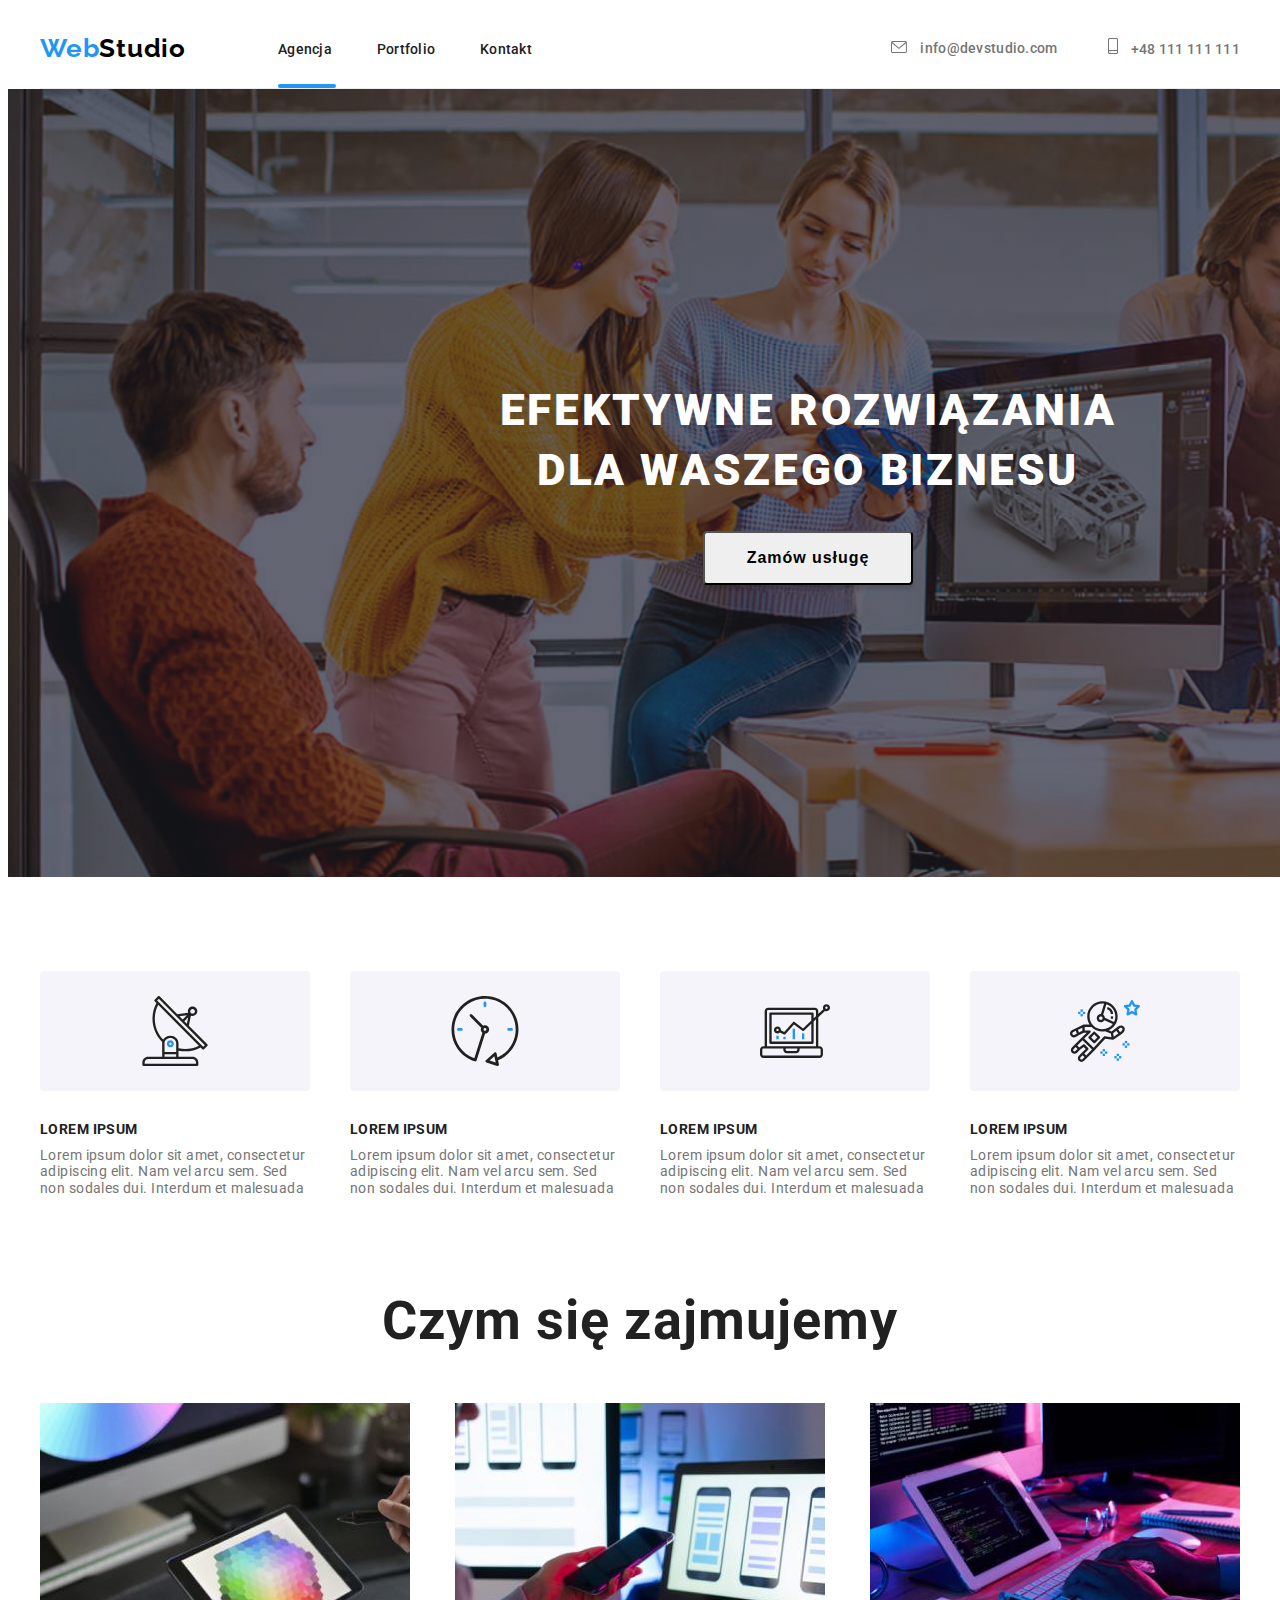
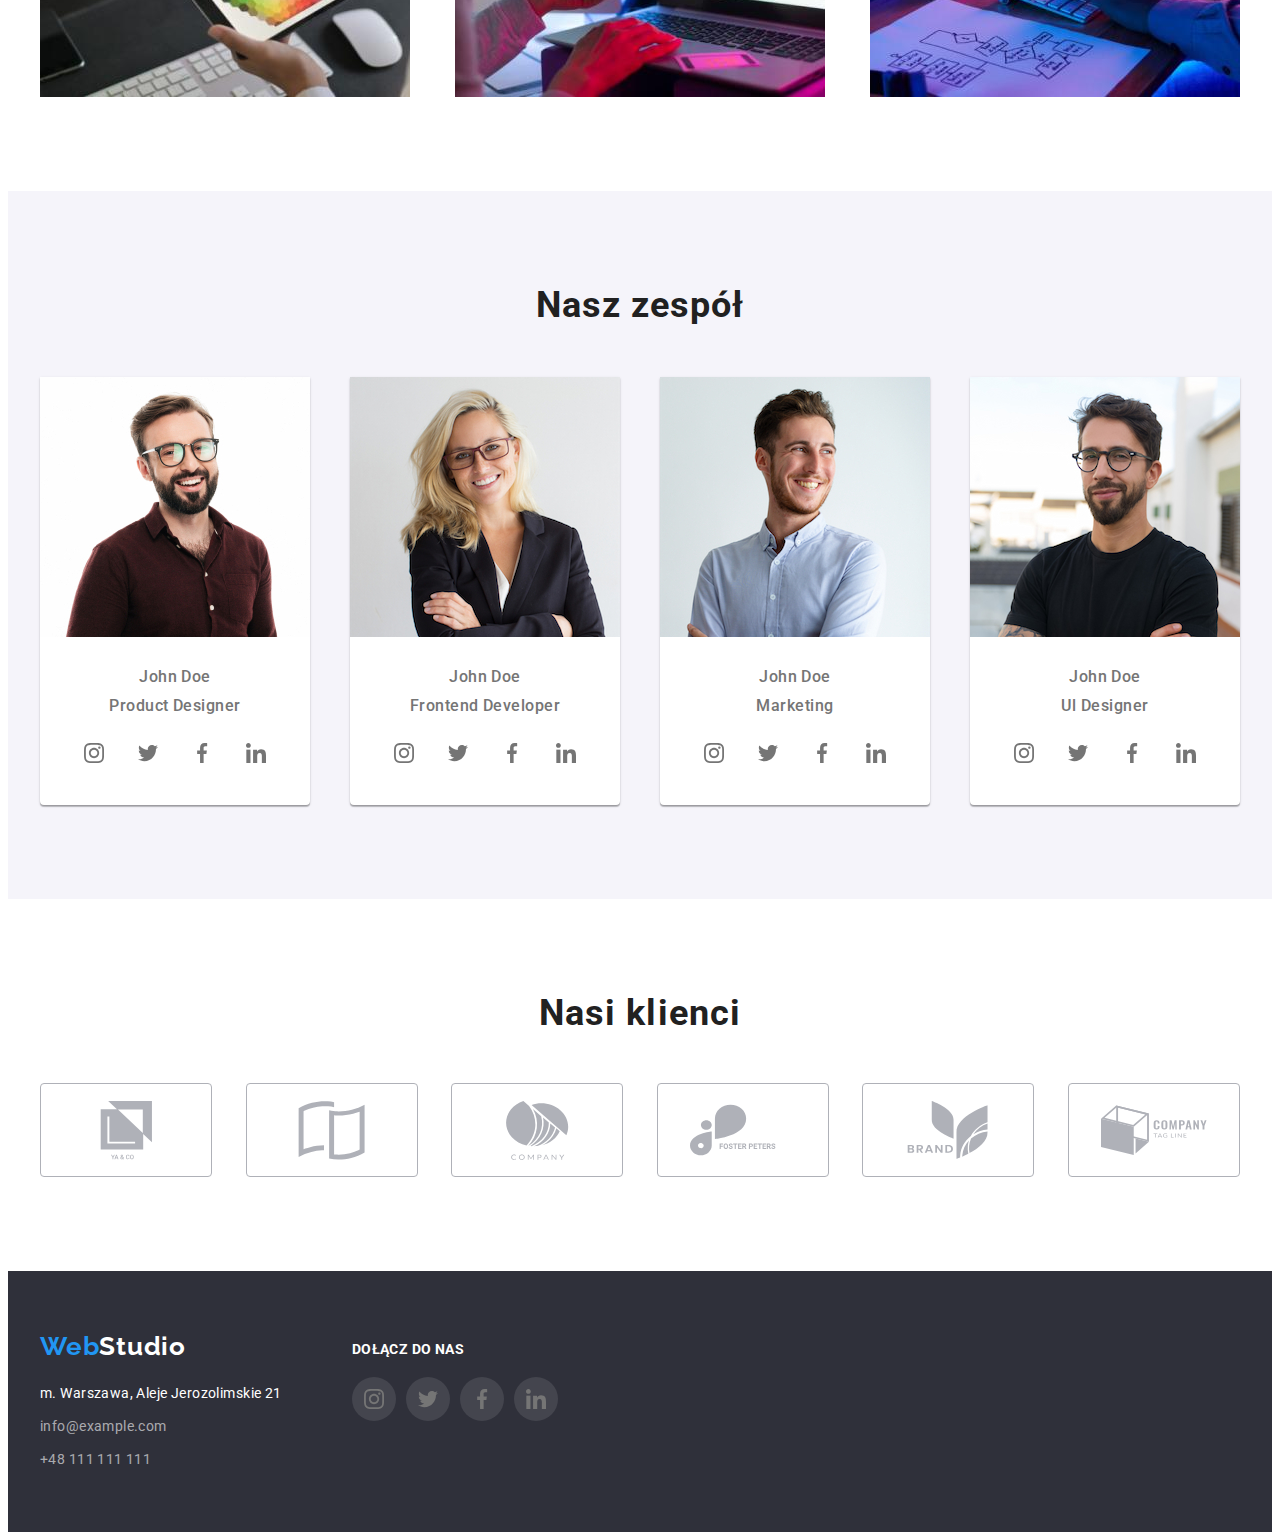
<file: index.html>
<!DOCTYPE html>
<html lang="en">

<head>
  <meta charset="UTF-8" />
  <meta http-equiv="X-UA-Compatible" content="IE=edge" />
  <meta name="viewport" content="width=device-width, initial-scale=1.0" />
  <link rel="stylesheet" href="https://cdnjs.cloudflare.com/ajax/libs/modern-normalize/1.0.0/modern-normalize.min.css"
    integrity="sha512-ISS7cAi1PEhQ8jnbJpJZMd29NlhNj4AWYyLOSp2CE/CsHxTCu+r+t0D2yoJudVrd0/8fTVPUVDzY5Tvli75u/g=="
    crossorigin="anonymous" />
  <link rel="stylesheet" href="./css/style.css" />
  <link rel="preconnect" href="https://fonts.gstatic.com" />
  <link href="https://fonts.googleapis.com/css2?family=Raleway:wght@700&family=Roboto:wght@400;500;700;900&display=swap"
    rel="stylesheet" />
  <title>Studio</title>
</head>

<body>
  <!--Header-->
  <header class="header container">
    <a class="page-logo" href="#">Web<span class="logo-part">Studio</span></a>
    <nav class="navigation">
      <ul class="navigation-list list">
        <li class="navigation-class-item nav-class-item">
          <a class="navigation-class-link" href="#">Agencja</a>
        </li>
        <li class="navigation-class-item ">
          <a class="navigation-class-link" href="./portfolio.html">Portfolio</a>
        </li>
        <li class="navigation-class-item ">
          <a class="navigation-class-link" href="#">Kontakt</a>
        </li>
      </ul>
    </nav>

    <ul class="contact-info list">
      <li class="contact">
        <a class="contact-email" href="mailto:info@devstudio.com"><svg class="svg-icon">
            <use href="images/icons.svg#icon-envelope"></use>
          </svg>
          info@devstudio.com</a>
      </li>
      <li class="contact">
        <a class="contact-phone" href="tel:+48111111111">
          <svg class="svg-icon">
            <use href="images/icons.svg#icon-smartphone-1"></use>
          </svg>
          +48 111 111 111</a>
      </li>
    </ul>
  </header>

  <!--End Header-->

  <main>
    <!--Main though-->
    <section class="main-thought">
      <div class="headline section">
        <h1 class="title">
          EFEKTYWNE ROZWIĄZANIA <br />DLA WASZEGO BIZNESU
        </h1>
        <button class="modal-btn" type="button" data-modal-open >Zamów usługę</button>
      </div>
    </section>
    <!--Our advantage -->
    <section class="container">
      <div class="container">
        <ul class="advantage-logo list">
          <li class="advantage-logo-item antenna">
            <svg class="logo-item">
              <use href="images/icons.svg#icon-antenna-1-1"></use>
            </svg>
          </li>
          <li class="advantage-logo-item clock">
            <svg class="logo-item">
              <use href="images/icons.svg#icon-clock-1-1"></use>
            </svg>
          </li>
          <li class="advantage-logo-item diagram">
            <svg class="logo-item">
              <use href="images/icons.svg#icon-diagram-1-1"></use>
            </svg>
          </li>
          <li class="advantage-logo-item astronaut">
            <svg class="logo-item">
              <use href="images/icons.svg#icon-astronaut-1-1"></use>
            </svg>
          </li>
        </ul>
      </div>
      <div class="advantage container">
        <ul class="our-advantage-list list container">
          <li class="our-advantage-list-item">
            <p class="advantage-list-feature">LOREM IPSUM</p>
            <p class="advantage-list-feature-description">
              Lorem ipsum dolor sit amet, consectetur adipiscing elit. Nam vel
              arcu sem. Sed non sodales dui. Interdum et malesuada
            </p>
          </li>
          <li class="our-advantage-list-item">
            <p class="advantage-list-feature">LOREM IPSUM</p>
            <p class="advantage-list-feature-description">
              Lorem ipsum dolor sit amet, consectetur adipiscing elit. Nam vel
              arcu sem. Sed non sodales dui. Interdum et malesuada
            </p>
          </li>
          <li class="our-advantage-list-item">
            <p class="advantage-list-feature">LOREM IPSUM</p>
            <p class="advantage-list-feature-description">
              Lorem ipsum dolor sit amet, consectetur adipiscing elit. Nam vel
              arcu sem. Sed non sodales dui. Interdum et malesuada
            </p>
          </li>
          <li class="our-advantage-list-item">
            <p class="advantage-list-feature">LOREM IPSUM</p>
            <p class="advantage-list-feature-description">
              Lorem ipsum dolor sit amet, consectetur adipiscing elit. Nam vel
              arcu sem. Sed non sodales dui. Interdum et malesuada
            </p>
          </li>
        </ul>
      </div>
    </section>
    <!--Czym się zajmujemy-->
    <section>
      <div class="czym-sie-zajmujemy container section">
        <h2 class="header-one">Czym się zajmujemy</h2>
        <ul class="image-pic-list list">
          <li class="img-pic-item">
            <img src="images/what_we_do/tablet1.jpg" alt="praca na tablecie" width="370" height="294" />
          </li>
          <li class="img-pic-item">
            <img src="images/what_we_do/laptop2.jpg" alt="praca na laptopie" width="370" height="294" />
          </li>
          <li class="img-pic-item">
            <img src="images/what_we_do/desktop3.jpg" alt="praca na desktopie" width="370" height="294" />
          </li>
        </ul>
      </div>
    </section>
    <!--Nasz zespół-->
    <section class="team">
      <div class="our-team container section">
        <h2 class="header-two">Nasz zespół</h2>
        <ul class="employee-list list">
          <li class="employee-description">
            <img src="images/our_team/johndoe1.jpg" alt="John Doe" width="270" height="260" />
            <h3 class="employee-name">John Doe</h3>
            <p class="position">Product Designer</p>
            <ul class="social-list list">
              <li class="social-list-item link">
                <a class="social-list-link" href="#">
                  <svg class="social-icon">
                    <use href="images/icons.svg#icon-instagram-2"></use>
                  </svg>
                </a>
              </li>
              <li class="social-list-item link">
                <a class="social-list-link" href="#">
                  <svg class="social-icon">
                    <use href="images/icons.svg#icon-twitter-1"></use>
                  </svg>
                </a>
              </li>
              <li class="social-list-item link">
                <a class="social-list-link" href="#">
                  <svg class="social-icon">
                    <use href="images/icons.svg#icon-facebook-1"></use>
                  </svg>
                </a>
              </li>
              <li class="social-list-item link">
                <a class="social-list-link" href="#">
                  <svg class="social-icon">
                    <use href="images/icons.svg#icon-linkedin-1"></use>
                  </svg>
                </a>
              </li>
            </ul>
          </li>

          <li class="employee-description">
            <img src="images/our_team/johndoe2.jpg" alt="John Doe" width="270" height="260" />
            <h3 class="employee-name">John Doe</h3>
            <p class="position">Frontend Developer</p>
            <ul class="social-list list">
              <li class="social-list-item link">
                <a class="social-list-link" href="#">
                  <svg class="social-icon">
                    <use href="images/icons.svg#icon-instagram-2"></use>
                  </svg>
                </a>
              </li>
              <li class="social-list-item link">
                <a class="social-list-link" href="#">
                  <svg class="social-icon">
                    <use href="images/icons.svg#icon-twitter-1"></use>
                  </svg>
                </a>
              </li>
              <li class="social-list-item link">
                <a class="social-list-link" href="#">
                  <svg class="social-icon">
                    <use href="images/icons.svg#icon-facebook-1"></use>
                  </svg>
                </a>
              </li>
              <li class="social-list-item link">
                <a class="social-list-link" href="#">
                  <svg class="social-icon">
                    <use href="images/icons.svg#icon-linkedin-1"></use>
                  </svg>
                </a>
              </li>
            </ul>
          </li>

          <li class="employee-description">
            <img src="images/our_team/johndoe3.jpg" alt="John Doe" width="270" height="260" />
            <h3 class="employee-name">John Doe</h3>
            <p class="position">Marketing</p>
            <ul class="social-list list">
              <li class="social-list-item link">
                <a class="social-list-link" href="#">
                  <svg class="social-icon">
                    <use href="images/icons.svg#icon-instagram-2"></use>
                  </svg>
                </a>
              </li>
              <li class="social-list-item link">
                <a class="social-list-link" href="#">
                  <svg class="social-icon">
                    <use href="images/icons.svg#icon-twitter-1"></use>
                  </svg>
                </a>
              </li>
              <li class="social-list-item link">
                <a class="social-list-link" href="#">
                  <svg class="social-icon">
                    <use href="images/icons.svg#icon-facebook-1"></use>
                  </svg>
                </a>
              </li>
              <li class="social-list-item link">
                <a class="social-list-link" href="#">
                  <svg class="social-icon">
                    <use href="images/icons.svg#icon-linkedin-1"></use>
                  </svg>
                </a>
              </li>
            </ul>
          </li>

          <li class="employee-description">
            <img src="images/our_team/johndoe4.jpg" alt="John Doe" width="270" height="260" />
            <h3 class="employee-name">John Doe</h3>
            <p class="position">Ul Designer</p>
            <ul class="social-list list">
              <li class="social-list-item link">
                <a class="social-list-link" href="#">
                  <svg class="social-icon">
                    <use href="images/icons.svg#icon-instagram-2"></use>
                  </svg>
                </a>
              </li>
              <li class="social-list-item link">
                <a class="social-list-link" href="#">
                  <svg class="social-icon">
                    <use href="images/icons.svg#icon-twitter-1"></use>
                  </svg>
                </a>
              </li>
              <li class="social-list-item link">
                <a class="social-list-link" href="#">
                  <svg class="social-icon">
                    <use href="images/icons.svg#icon-facebook-1"></use>
                  </svg>
                </a>
              </li>
              <li class="social-list-item link">
                <a class="social-list-link" href="#">
                  <svg class="social-icon">
                    <use href="images/icons.svg#icon-linkedin-1"></use>
                  </svg>
                </a>
              </li>
            </ul>
          </li>
        </ul>
      </div>
    </section>

    <!--Nasi Klienci -->
    <section class="section">
      <div class="nasi-klienci container">
        <h2 class="header3-nasi-klienci">Nasi klienci</h2>
        <ul class="nasi-klienci-list list">
          <li class="nasi-klienci-list-item">
            <svg class="nasi-klienci-logo">
              <use href="images/icons.svg#icon-Union"></use>
            </svg>
          </li>
          <li class="nasi-klienci-list-item">
            <svg class="nasi-klienci-logo">
              <use href="images/icons.svg#icon-Union-1"></use>
            </svg>
          </li>
          <li class="nasi-klienci-list-item">
            <svg class="nasi-klienci-logo">
              <use href="images/icons.svg#icon-Object"></use>
            </svg>
          </li>
          <li class="nasi-klienci-list-item">
            <svg class="nasi-klienci-logo">
              <use href="images/icons.svg#icon-group"></use>
            </svg>
          </li>
          <li class="nasi-klienci-list-item">
            <svg class="nasi-klienci-logo">
              <use href="images/icons.svg#icon-group-1"></use>
            </svg>
          </li>
          <li class="nasi-klienci-list-item">
            <svg class="nasi-klienci-logo">
              <use href="images/icons.svg#icon-Object-1"></use>
            </svg>
          </li>
        </ul>
      </div>
    </section>
  </main>

  <!--Kontakt-->
  <footer>
    <section class="footer-box">
      <section class="main-footer-section container">
        <div class="footer">
          <a class="page-logo" href="#">Web<span class="logo-part-two">Studio</span></a>

          <address>
            <ul class="contact-nav list">
              <li class="address-info">
                <a class="address-link" href="https://goo.gl/maps/LVnGfTfHzbsYvVqp7" target="_blank">m. Warszawa, Aleje
                  Jerozolimskie 21</a>
              </li>
              <li class="email">
                <a class="email-link" href="mailto:info@example.com">info@example.com</a>
              </li>
              <li class="phone">
                <a class="phone-link" href="tel+48111111111:">+48 111 111 111</a>
              </li>
            </ul>
          </address>
        </div>

        <div class="footer-social-links">
          <p class="dolacz-do-nas">dołącz do nas</p>
          <ul class="social-list-footer list">
            <li class="social-list-item link">
              <a class="social-list-link" href="#">
                <svg class="social-icon">
                  <use href="images/icons.svg#icon-instagram-2"></use>
                </svg>
              </a>
            </li>
            <li class="social-list-item link">
              <a class="social-list-link" href="#">
                <svg class="social-icon">
                  <use href="images/icons.svg#icon-twitter-1"></use>
                </svg>
              </a>
            </li>
            <li class="social-list-item link">
              <a class="social-list-link" href="#">
                <svg class="social-icon">
                  <use href="images/icons.svg#icon-facebook-1"></use>
                </svg>
              </a>
            </li>
            <li class="social-list-item link">
              <a class="social-list-link" href="#">
                <svg class="social-icon">
                  <use href="images/icons.svg#icon-linkedin-1"></use>
                </svg>
              </a>
            </li>
          </ul>
        </div>
      </section>
    </section>
  </footer>


  <div class="backdrop is-hidden" data-modal>
    <div class="modal">
      <button type="button" class="close-btn" data-modal-close>
        <svg class="close-btn-svg">
          <use href="./images/cross.svg#cross1"></use>
        </svg>
      </button>
    </div>
  </div>

  <script src="./js/modal.js"></script>
</body>

</html>
</file>
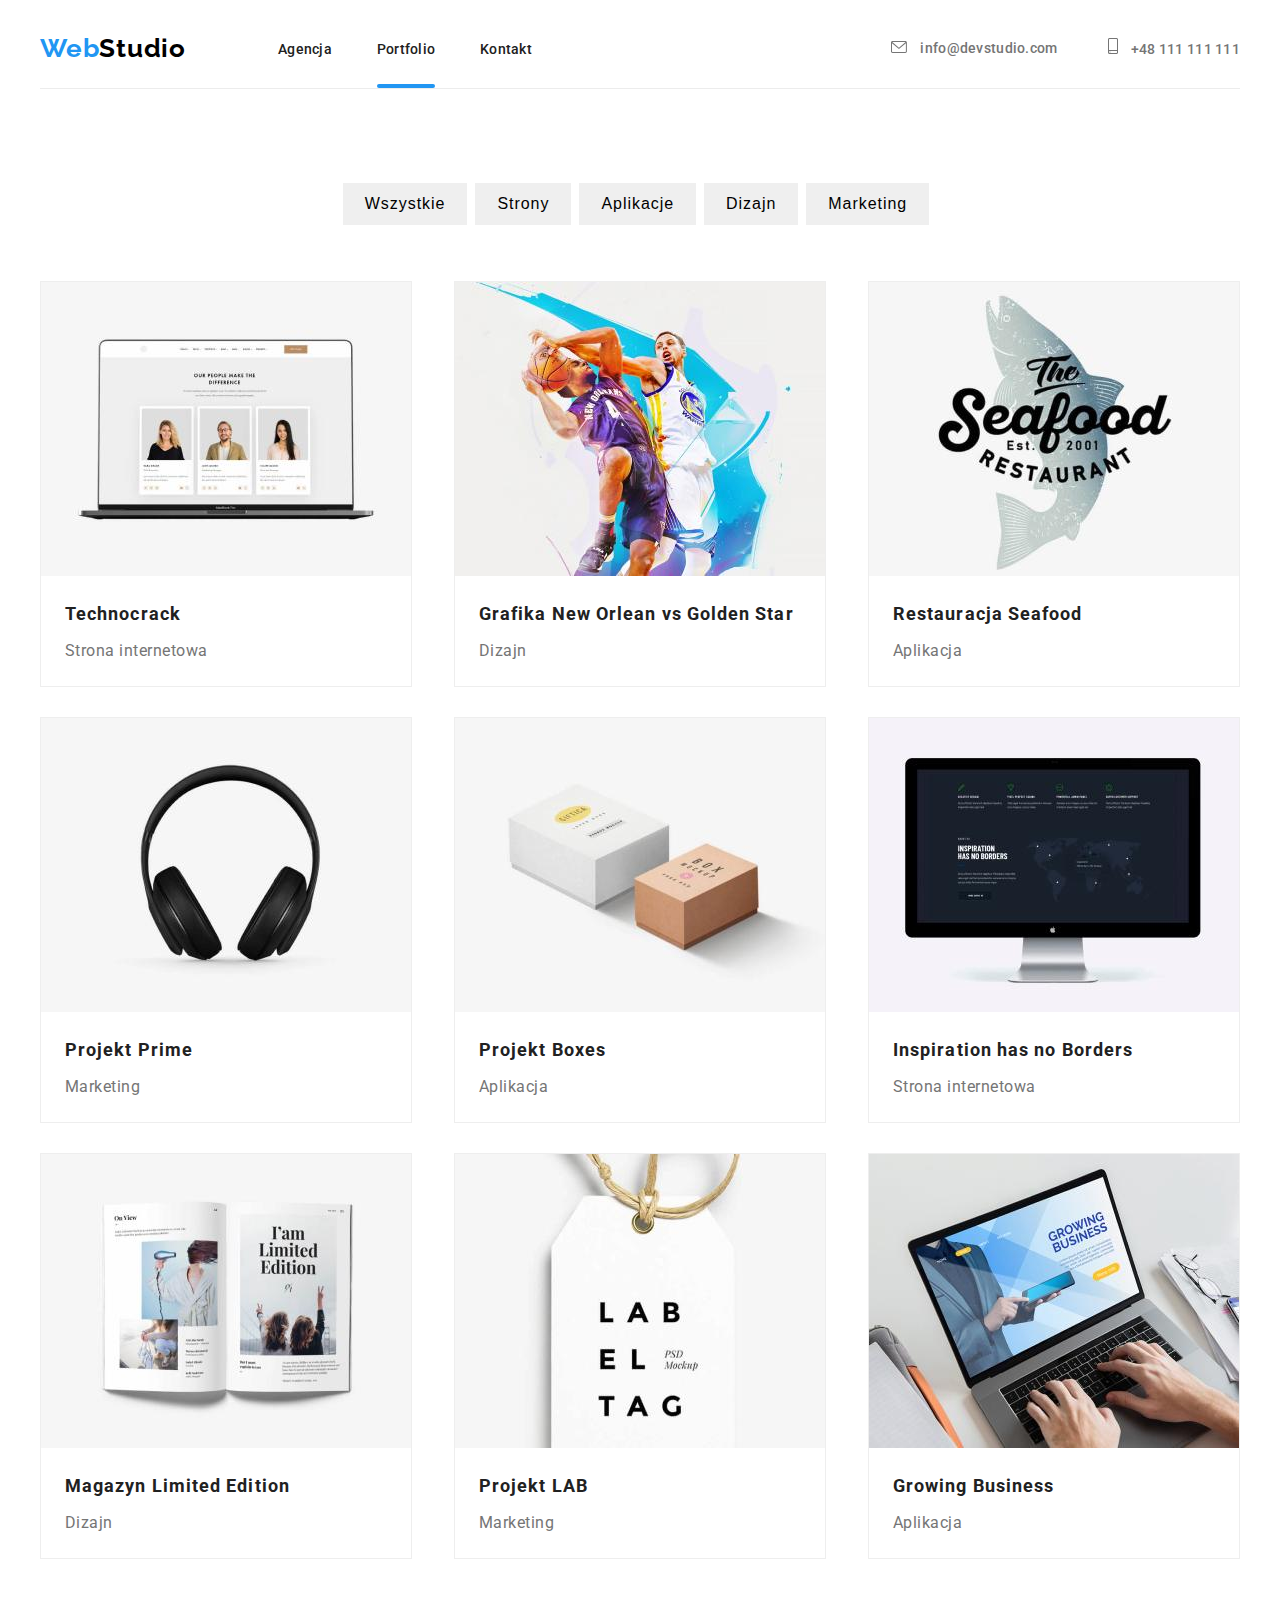
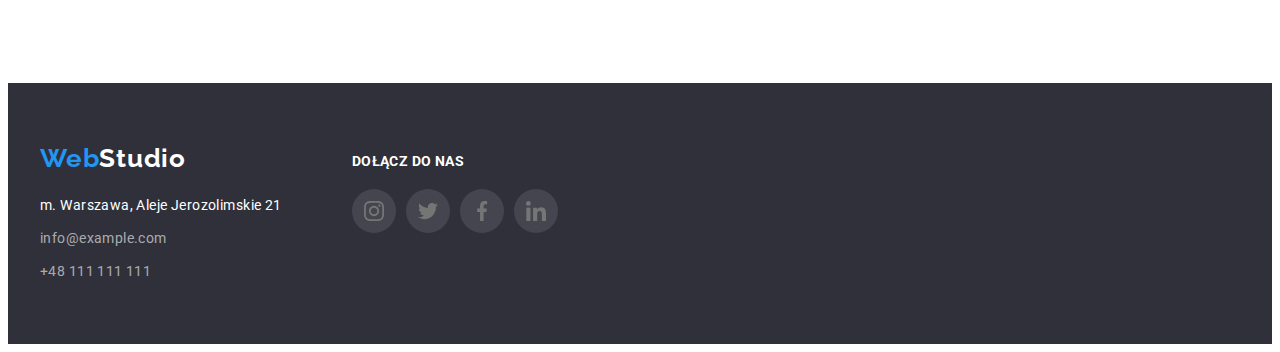
<file: portfolio.html>
<!DOCTYPE html>
<html lang="en">

<head>
  <meta charset="UTF-8" />
  <meta http-equiv="X-UA-Compatible" content="IE=edge" />
  <meta name="viewport" content="width=device-width, initial-scale=1.0" />
  <link rel="stylesheet" href="./css/style.css">
  <link rel="preconnect" href="https://fonts.gstatic.com">
  <link href="https://fonts.googleapis.com/css2?family=Raleway:wght@700&family=Roboto:wght@400;500;700;900&display=swap"
    rel="stylesheet" />
  <title>Portfolio</title>

<body>
  <header class="header container ">
    <a class="page-logo" href="./index.html">Web<span class="logo-part">Studio</span></a>
    <nav class="navigation">
      <ul class="navigation-list list">
        <li class="navigation-class-item">
          <a class="navigation-class-link" href="#">Agencja</a>
        </li>
        <li class="navigation-class-item">
          <a class="navigation-class-link nav-class-item" href="./portfolio.html">Portfolio</a>
        </li>
        <li class="navigation-class-item">
          <a class="navigation-class-link" href="#">Kontakt</a>
        </li>
      </ul>
    </nav>



    <ul class="contact-info list">
      <li class="contact">
        <a class="contact-email" href="mailto:info@devstudio.com"><svg class="svg-icon">
            <use href="images/icons.svg#icon-envelope"></use>
          </svg> info@devstudio.com</a>
      </li>
      <li class="contact">
        <a class="contact-phone" href="tel:+48111111111"> <svg class="svg-icon">
            <use href="images/icons.svg#icon-smartphone-1"></use>
          </svg>
          +48 111 111 111</a>
      </li>
    </ul>




  </header>
  <main>
    <!--Our projects selection-->
    <section class="project-selection container section">
      <div class="menu ">
        <ul class="menu-list list">
          <li class="menu-list-item">
            <button class="modal-btn" type="button">Wszystkie</button>
          </li>
          <li class="menu-list-item">
            <button class="modal-btn" type="button">Strony</button>
          </li>
          <li class="menu-list-item">
            <button class="modal-btn" type="button">Aplikacje</button>
          </li>
          <li class="menu-list-item">
            <button class="modal-btn" type="button">Dizajn</button>
          </li>
          <li class="menu-list-item">
            <button class="modal-btn" type="button">Marketing</button>
          </li>
        </ul>
      </div>
      <div class="project ">
        <ul class="project-list list">

          <li class="project-list-img">
            <div class="overlay-box">
              <img src="images/Our_projects/laptop.jpg" alt="laptop pucture" width="370" height="294" />

              <div class="overlay">
                Technocrack jest popularną platformą wykorzystywaną do rozpowszechniania koronawirusa. Firmy
                wykorzystują
                tę platformę
                do celów szpiegowskich i ataków na niezabezpieczone serwery konkurencji
              </div>
            </div>
            <h3 class="project-list-name">Technocrack</h3>
            <p class="project-list-branch">Strona internetowa</p>
          </li>


          <li class="project-list-img">
            <div class="overlay-box">
              <img src="images/Our_projects/basketball-player.jpg" alt="basketball player" width="370" height="294" />
              <div class="overlay">
                Technocrack jest popularną platformą wykorzystywaną do rozpowszechniania koronawirusa. Firmy
                wykorzystują
                tę platformę
                do celów szpiegowskich i ataków na niezabezpieczone serwery konkurencji
              </div>
            </div>
            <h3 class="project-list-name">Grafika New Orlean vs Golden Star</h3>
            <p class="project-list-branch">Dizajn</p>
          </li>



          <li class="project-list-img">
            <div class="overlay-box">
              <img src="images/Our_projects/seafood_logo.jpg" alt="seafood logo" width="370" height="294" />
              <div class="overlay">
                Technocrack jest popularną platformą wykorzystywaną do rozpowszechniania koronawirusa. Firmy
                wykorzystują
                tę platformę
                do celów szpiegowskich i ataków na niezabezpieczone serwery konkurencji
              </div>
            </div>
            <h3 class="project-list-name">Restauracja Seafood</h3>
            <p class="project-list-branch">Aplikacja</p>
          </li>



          <li class="project-list-img">
            <div class="overlay-box">
              <img src="images/Our_projects/headphones.jpg" alt="headphones" width="370" height="294" />
              <div class="overlay">
                Technocrack jest popularną platformą wykorzystywaną do rozpowszechniania koronawirusa. Firmy
                wykorzystują
                tę platformę
                do celów szpiegowskich i ataków na niezabezpieczone serwery konkurencji
              </div>
            </div>
            <h3 class="project-list-name">Projekt Prime</h3>
            <p class="project-list-branch">Marketing</p>
          </li>



          <li class="project-list-img">
            <div class="overlay-box">
              <img src="images/Our_projects/two_boxes.jpg" alt="two boxes" width="370" height="294" />
              <div class="overlay">
                Technocrack jest popularną platformą wykorzystywaną do rozpowszechniania koronawirusa. Firmy
                wykorzystują
                tę platformę
                do celów szpiegowskich i ataków na niezabezpieczone serwery konkurencji
              </div>
            </div>
            <h3 class="project-list-name">Projekt Boxes</h3>
            <p class="project-list-branch">Aplikacja</p>
          </li>




          <li class="project-list-img">
            <div class="overlay-box">
              <img src="images/Our_projects/monitor.jpg" alt="monitor" width="370" height="294" />
              <div class="overlay">
                Technocrack jest popularną platformą wykorzystywaną do rozpowszechniania koronawirusa. Firmy
                wykorzystują
                tę platformę
                do celów szpiegowskich i ataków na niezabezpieczone serwery konkurencji
              </div>
            </div>
            <h3 class="project-list-name">Inspiration has no Borders</h3>
            <p class="project-list-branch">Strona internetowa</p>
          </li>




          <li class="project-list-img">
            <div class="overlay-box">
              <img src="images/Our_projects/newspaper.jpg" alt="newspaper" width="370" height="294" />
              <div class="overlay">
                Technocrack jest popularną platformą wykorzystywaną do rozpowszechniania koronawirusa. Firmy
                wykorzystują
                tę platformę
                do celów szpiegowskich i ataków na niezabezpieczone serwery konkurencji
              </div>
            </div>
            <h3 class="project-list-name">Magazyn Limited Edition</h3>
            <p class="project-list-branch">Dizajn</p>
          </li>


          <li class="project-list-img">
            <div class="overlay-box">
              <img src="images/Our_projects/white_tag.jpg" alt="white target" width="370" height="294" />
              <div class="overlay">
                Technocrack jest popularną platformą wykorzystywaną do rozpowszechniania koronawirusa. Firmy
                wykorzystują
                tę platformę
                do celów szpiegowskich i ataków na niezabezpieczone serwery konkurencji
              </div>
            </div>
            <h3 class="project-list-name">Projekt LAB</h3>
            <p class="project-list-branch">Marketing</p>
          </li>


          <li class="project-list-img">
            <div class="overlay-box">
              <img src="images/Our_projects/hands_on_laptop.jpg" alt="hands on laptop" width="370" height="294" />
              <div class="overlay">
                Technocrack jest popularną platformą wykorzystywaną do rozpowszechniania koronawirusa. Firmy
                wykorzystują
                tę platformę
                do celów szpiegowskich i ataków na niezabezpieczone serwery konkurencji
              </div>
            </div>
            <h3 class="project-list-name">Growing Business</h3>
            <p class="project-list-branch">Aplikacja</p>
          </li>


        </ul>
      </div>
    </section>
  </main>



  <footer>
    <section class="footer-box">
      <section class=" main-footer-section container ">
        <div class="footer ">
          <a class="page-logo" href="#">Web<span class="logo-part-two">Studio</span></a>

          <address>
            <ul class="contact-nav list">
              <li class="address-info">
                <a class="address-link" href="https://goo.gl/maps/LVnGfTfHzbsYvVqp7" target="_blank">m. Warszawa, Aleje
                  Jerozolimskie 21</a>
              </li>
              <li class="email">
                <a class="email-link" href="mailto:info@example.com">info@example.com</a>
              </li>
              <li class="phone">
                <a class="phone-link" href="tel+48111111111:">+48 111 111 111</a>
              </li>
            </ul>
          </address>
        </div>

        <div class="footer-social-links ">
          <p class="dolacz-do-nas">dołącz do nas</p>
          <ul class="social-list-footer list">
            <li class="social-list-item link">
              <a class="social-list-link" href="#">
                <svg class="social-icon">
                  <use href="images/icons.svg#icon-instagram-2"></use>
                </svg>
              </a>
            </li>
            <li class="social-list-item link">
              <a class="social-list-link" href="#">
                <svg class="social-icon">
                  <use href="images/icons.svg#icon-twitter-1"></use>
                </svg>
              </a>
            </li>
            <li class="social-list-item link">
              <a class="social-list-link" href="#">
                <svg class="social-icon">
                  <use href="images/icons.svg#icon-facebook-1"></use>
                </svg>
              </a>
            </li>
            <li class="social-list-item link">
              <a class="social-list-link" href="#">
                <svg class="social-icon">
                  <use href="images/icons.svg#icon-linkedin-1"></use>
                </svg>
              </a>
            </li>
          </ul>
        </div>

      </section>
    </section>

  </footer>
  
</body>

</html>
</file>
<file: css/style.css>
:root {
  --main-font: "Roboto", sans-serif;
  --secondary-font: "Raleway", sans-serif;
  --main-color: #2196f3;
  --text-color-0: #ffffff;
  --text-color-1: #212121;
  --text-color-2: #757575;
  --background-color: #2f303a;
  --background-color-2: #f5f4fa;
}
body {
  color: var(--text-color-1);
  font-family: var(--main-font);
}

h1,
h2,
h3 {
  margin: 0px;
  padding: 0px;
}

img {
  display: block;
}

ul,
ol {
  padding: 0px;
  margin: 0px;
}

p {
  margin: 0px;
}

/* =====COMPONENTS===== */
.container {
  width: 1200px;
  margin: 0px auto;
  padding: 0px 0px;
}

.list {
  list-style: none;
}

.section {
  padding-top: 94px;
  padding-bottom: 94px;
}

.modal-btn {
  font-weight: 500;
  font-size: 16px;
  line-height: 1.875;
  align-items: center;
  text-align: center;
  letter-spacing: 0.06em;
  cursor: pointer;
  transition: background-color 250ms cubic-bezier(0.4, 0, 0.2, 1),
    color 250ms cubic-bezier(0.4, 0, 0.2, 1);
}

.modal-btn:hover,
.modal-btn:focus {
  background-color: var(--main-color);
  color: var(--text-color-0);
}

.headline .modal-btn {
  box-shadow: 0px 4px 4px rgba(0, 0, 0, 0.15);
  border-radius: 4px;
  transition:  250ms cubic-bezier(0.4, 0, 0.2, 1);
}

/* =====END COMPONENTS===== */

/* =====HEADER===== */
.page-logo {
  color: var(--main-color);
  font-family: var(--secondary-font);
  font-weight: 700;
  font-size: 26px;
  line-height: 1.192;
  letter-spacing: 0.03em;
  text-decoration: none;
}

.address-info {
  padding-top: 20px;
}

.email,
.phone {
  padding-top: 9px;
}

.logo-part {
  color: #000000;
}

.navigation-class-link {
  font-weight: 500;
  font-size: 14px;
  line-height: 1.142;
  letter-spacing: 0.02em;
  text-decoration: none;
  color: var(--text-color-1);
  transition: color 250ms cubic-bezier(0.4, 0, 0.2, 1);
}

.contact-email,
.contact-phone {
  color: var(--text-color-2);
  text-decoration: none;
  font-weight: 500;
  font-size: 14px;
  line-height: 1.142;
  letter-spacing: 0.02em;
  font-style: normal;
  transition: color 250ms cubic-bezier(0.4, 0, 0.2, 1);
}


.nav-class-item::after{
  content: "";
  position: absolute;
  width: 58px;
  height: 4px;
  display: flex;
  bottom: 0;
  background: #2196F3;
  border-radius: 2px;

}







.navigation-class-link:hover,
.navigation-class-link:focus,
.contact-email:hover,
.contact-email:focus,
.contact-phone:hover,
.contact-phone:focus,
.contact:focus,
.contact:hover {
  color: var(--main-color);
  fill: var(--main-color);
}

.navigation-list {
  width: 254px;
  display: flex;
  justify-content: space-between;
}
.contact-info {
  min-width: 295px;
  display: flex;
  justify-content: space-between;
  margin-left: auto;
}
.contact {
  fill: #757575;
}

.svg-icon {
  width: 16px;
  height: 12px;
  margin-right: 10px;
}

.contact-phone .svg-icon {
  width: 10px;
  height: 16px;
}

.contact .contact-phone {
  margin-left: 50px;
}

.page-logo {
  display: flex;
  width: 145px;
  margin-right: 93px;
}

.header {
  height: 80px;
  display: flex;
  align-items: center;
  border-bottom: 1px solid #ececec;
  position: relative;
}

/* ===== END HEADER===== */

/* =====MAIN THOUGH===== */
.title {
  display: flex;
  color: var(--text-color-0);
  font-weight: 900;
  font-size: 44px;
  line-height: 1.363;
  justify-content: center;
  letter-spacing: 0.06em;
  text-transform: uppercase;
  text-align: center;
}

.headline .modal-btn {
  padding: 10px 42px;
  margin-top: 30px;
  font-weight: 700;
}

.headline {
  height: 600px;
  width: 1600px;
  display: flex;
  flex-direction: column;
  justify-content: center;
  align-items: center;
  background-color: var(--background-color);
  background-image: linear-gradient(
      rgba(47, 48, 58, 0.4),
      rgba(47, 48, 58, 0.4)
    ),
    url("../images/backg-img.jpg");
  background-size: cover;
  background-repeat: no-repeat;
  margin-left: auto;
  margin-right: auto;
}

/* =====END MAIN THOUGH===== */

/* Our advantage */

.advantage-list-feature {
  font-weight: 700;
  font-size: 14px;
  line-height: 1.142;
  letter-spacing: 0.03em;
  text-transform: uppercase;
  margin-top: 30px;
}

.advantage-list-feature-description {
  font-size: 14px;
  line-height: 1.174;
  letter-spacing: 0.03em;
  color: var(--text-color-2);
  padding-top: 10px;
}

.our-advantage-list {
  display: flex;
  justify-content: space-between;
}
.our-advantage-list-item {
  width: 270px;
}

.advantage-logo-item {
  display: flex;
  width: 270px;
  height: 120px;
  background-color: var(--background-color-2);
  align-items: center;
  justify-content: center;
  border-radius: 4px;
}
.advantage-logo-item:hover,
.advantage-logo-item:active {
  border-color: var(--main-color);
}

.logo-item {
  width: 70px;
  height: 70px;
}

.advantage-logo {
  display: flex;
  justify-content: space-between;
  padding-top: 94px;
}

/* End our advantage */

/* =====CZYM SIE ZAJMUJEMY===== */
.czym-sie-zajmujemy {
  font-weight: 700;
  font-size: 36px;
  line-height: 1.166;
  text-align: center;
  letter-spacing: 0.03em;
}

.header-one {
  padding-bottom: 50px;
}
.image-pic-list {
  display: flex;
  justify-content: space-between;
  padding-left: 0px;
}

/* =====END CZYM SIE ZAJMUJEMY===== */

/* =====Nasz zespół===== */

.header-two {
  font-weight: 700;
  font-size: 36px;
  line-height: 1.166;
  text-align: center;
  letter-spacing: 0.03em;
}

.employee-name,
.position {
  font-weight: 500;
  font-size: 16px;
  line-height: 1.187;
  letter-spacing: 0.03em;
  color: var(--text-color-2);
}

.our-team {
  display: flex;
  flex-direction: column;
  justify-content: space-between;
}

.employee-list {
  display: flex;
  justify-content: space-between;
  padding-top: 50px;
  padding-left: 0px;
}

.employee-description {
  background-color: #ffffff;
  text-align: center;
  border-radius: 0px 0px 4px 4px;
  box-shadow: 0px 1px 3px rgba(0, 0, 0, 0.12), 0px 1px 1px rgba(0, 0, 0, 0.14),
    0px 2px 1px rgba(0, 0, 0, 0.2);
  padding-bottom: 30px;
}

.employee-name {
  padding-top: 30px;
}

.position {
  padding-top: 10px;
}

.team {
  background-color: var(--background-color-2);
}

.social-list {
  display: flex;
  justify-content: space-between;
  margin-top: 16px;
  margin-left: 32px;
  margin-right: 32px;
}

.social-list-link {
  display: flex;
  width: 44px;
  height: 44px;
  background-color: #ffffff;
  align-items: center;
  justify-content: center;
  border-radius: 50%;
  fill: var(--text-color-2);
  transition: background-color 250ms cubic-bezier(0.4, 0, 0.2, 1),
              fill  250ms cubic-bezier(0.4, 0, 0.2, 1);

}

.social-list-link:hover,
.social-list-link:active {
  background-color: var(--main-color);
  fill: var(--text-color-0);
}

.social-icon {
  width: 20px;
  height: 20px;
}

/* =====END OUR TEAM===== */

/* ===== Nasi klienci ====== */

.header3-nasi-klienci {
  font-family: var(--main-font);
  font-weight: 700;
  font-size: 36px;
  line-height: 1.116;
  text-align: center;
  letter-spacing: 0.03em;
  color: #212121;
}

.nasi-klienci-list-item {
  width: 170px;
  height: 92px;
  display: flex;
  border: 1px solid rgba(175, 177, 184, 1);
  border-radius: 4px;
  margin-top: 50px;
  justify-content: center;
  align-items: center;
  fill: #afb1b8;

  transition: border-color 250ms cubic-bezier(0.4, 0, 0.2, 1),
    fill 250ms cubic-bezier(0.4, 0, 0.2, 1);
}
.nasi-klienci-list {
  display: flex;
  justify-content: space-between;
}

.nasi-klienci-logo {
  width: 106px;
  height: 60px;
}

.nasi-klienci-list-item:active,
.nasi-klienci-list-item:hover {
  fill: var(--main-color);
  border-color: var(--main-color);
}

/* ===== Koniec Nasi klienci====== */

/* Our projects selection */
.menu-list {
  display: flex;
  justify-content: space-between;
  padding-left: 0px;
  margin-bottom: 56px;
}
.project-selection .menu {
  display: flex;
  justify-content: center;
}
.menu-list-item {
  margin-right: 8px;
}
.menu-list-item .modal-btn {
  padding: 6px 22px;
  border: 0px;
}

.menu-list-item .modal-btn:focus,
.menu-list-item .modal-btn:hover {
  box-shadow: 0px 2px 2px 0px rgba(0, 0, 0, 0.12);

  box-shadow: 0px 1px 2px 0px rgba(0, 0, 0, 0.08);

  box-shadow: 0px 3px 1px 0px rgba(0, 0, 0, 0.1);
  transition: 250ms cubic-bezier(0.4, 0, 0.2, 1);
}

/* End our projects selection */

/* =====PROJECT===== */

.project-list-name {
  font-weight: 700;
  font-size: 18px;
  line-height: 2;
  letter-spacing: 0.06em;
}

.project-list-branch {
  font-size: 16px;
  line-height: 1.875;
  letter-spacing: 0.03em;
  color: var(--text-color-2);
}

.project-list {
  display: flex;
  flex-wrap: wrap;
  justify-content: space-between;
}

.project-list-img {
  border: 1px solid #eeeeee;
  margin-bottom: 30px;
  transition: 250ms cubic-bezier(0.4, 0, 0.2, 1);
}

.project-list-img:hover,
.project-list-img:focus {
  box-shadow: 1px 4px 6px 0px rgba(0, 0, 0, 0.16);

  box-shadow: 0px 4px 4px 0px rgba(0, 0, 0, 0.06);

  box-shadow: 0px 1px 1px 0px rgba(0, 0, 0, 0.12);
}

.overlay {
  box-sizing: border-box;
  position: absolute;
  top: 0;
  left: 0;
  width: 100%;
  height: 100%;
  background: rgba(33, 150, 243, 0.9);
  font-family: Roboto;
  font-style: normal;
  font-weight: normal;
  font-size: 18px;
  line-height: 28px;
  letter-spacing: 0.03em;
  color: #ffffff;
  padding: 49px 45px 49px 24px;
  transform: translateY(100%);
  transition: transform 250ms cubic-bezier(0.4, 0, 0.2, 1);
}

.overlay-box {
  position: relative;
  overflow: hidden;
}

.overlay-box:hover .overlay {
  transform: translateY(0);
}

.project-list-name {
  width: 322px;
  height: 36px;
  padding: 20px 24px 4px 24px;
}
.project-list-branch {
  width: 322px;
  height: 30px;
  padding: 0px 24px 20px 24px;
}

/* =====END PROJECT===== */

/* =====END MAIN===== */

/* =====FOOTER===== */

.logo-part-two {
  color: var(--text-color-0);
}

.address-link {
  color: var(--text-color-0);
}

.email-link,
.phone-link {
  color: rgba(255, 255, 255, 0.6);
}

.address-link,
.email-link,
.phone-link {
  text-decoration: none;
  font-style: normal;
  font-size: 14px;
  line-height: 1.714;
  letter-spacing: 0.03em;
  transition: color 250ms cubic-bezier(0.4, 0, 0.2, 1);
}

.address-link:hover,
.address-link:active,
.email-link:hover,
.email-link:active,
.phone-link:hover,
.phone-link:active {
  color: var(--main-color);
}

.footer-box {
  background-color: var(--background-color);
}

.footer {
  display: flex;
  flex-direction: column;
}

.contact-nav {
  display: flex;
  flex-direction: column;
  padding-left: 0px;
  padding-bottom: 60px;
}
.footer .page-logo {
  padding-top: 60px;
}

.dolacz-do-nas {
  font-family: var(--main-font);
  font-style: normal;
  font-weight: bold;
  font-size: 14px;
  line-height: 16px;
  letter-spacing: 0.03em;
  text-transform: uppercase;
  color: #ffffff;
}

.main-footer-section {
  display: flex;
}

.social-list-footer {
  display: flex;
}

.dolacz-do-nas {
  margin-top: 70px;
  margin-bottom: 20px;
}

.footer-social-links {
  margin-left: 70px;
}

.social-list-footer .social-list-item .social-list-link {
  display: flex;
  width: 44px;
  height: 44px;
  background-color: rgba(255, 255, 255, 0.1);
  align-items: center;
  justify-content: center;
  border-radius: 50%;
  fill: var(--text-color-2);
  margin-right: 10px;
  transition: background-color 250ms cubic-bezier(0.4, 0, 0.2, 1),
    fill 250ms cubic-bezier(0.4, 0, 0.2, 1);
}

.social-list-footer .social-list-item .social-list-link:hover,
.social-list-footer .social-list-item .social-list-link:active {
  background-color: var(--main-color);
  fill: var(--text-color-0);
}

/* =====END FOOTER===== */




/* BACKDROP */
.backdrop {
    background: rgba(0, 0, 0, 0.2);
    position:fixed;
    left: 0;
    top: 0;
    width: 100%;
    height: 100%;
    transition:  1800ms cubic-bezier(0.075, 0.82, 0.165, 1);
}
.modal {
    position: absolute;
    background-color: var(--background-color-2);
    box-shadow: 0px 1px 3px rgba(0, 0, 0, 0.12), 0px 1px 1px rgba(0, 0, 0, 0.14), 0px 2px 1px rgba(0, 0, 0, 0.2);
    border-radius: 4px;
    left: 50%;
    top: 50%;
    transform: translate(-50%, -50%);
    width: 528px;
    min-height: 581px;
}



.close-btn-svg {
    width: 11px;
    height:11px;
    
}
.close-btn {
    position: absolute;
    top: 8px;
    right: 8px;
    cursor: pointer;
    width: 30px;
    height: 30px;
    background-color: var(--hero-color);
    border: 1px solid rgba(0, 0, 0, 0.1);
    border-radius: 50%;


}
 .is-hidden {
    opacity: 0;
    visibility: hidden;
    pointer-events: none; 
}
</file>
